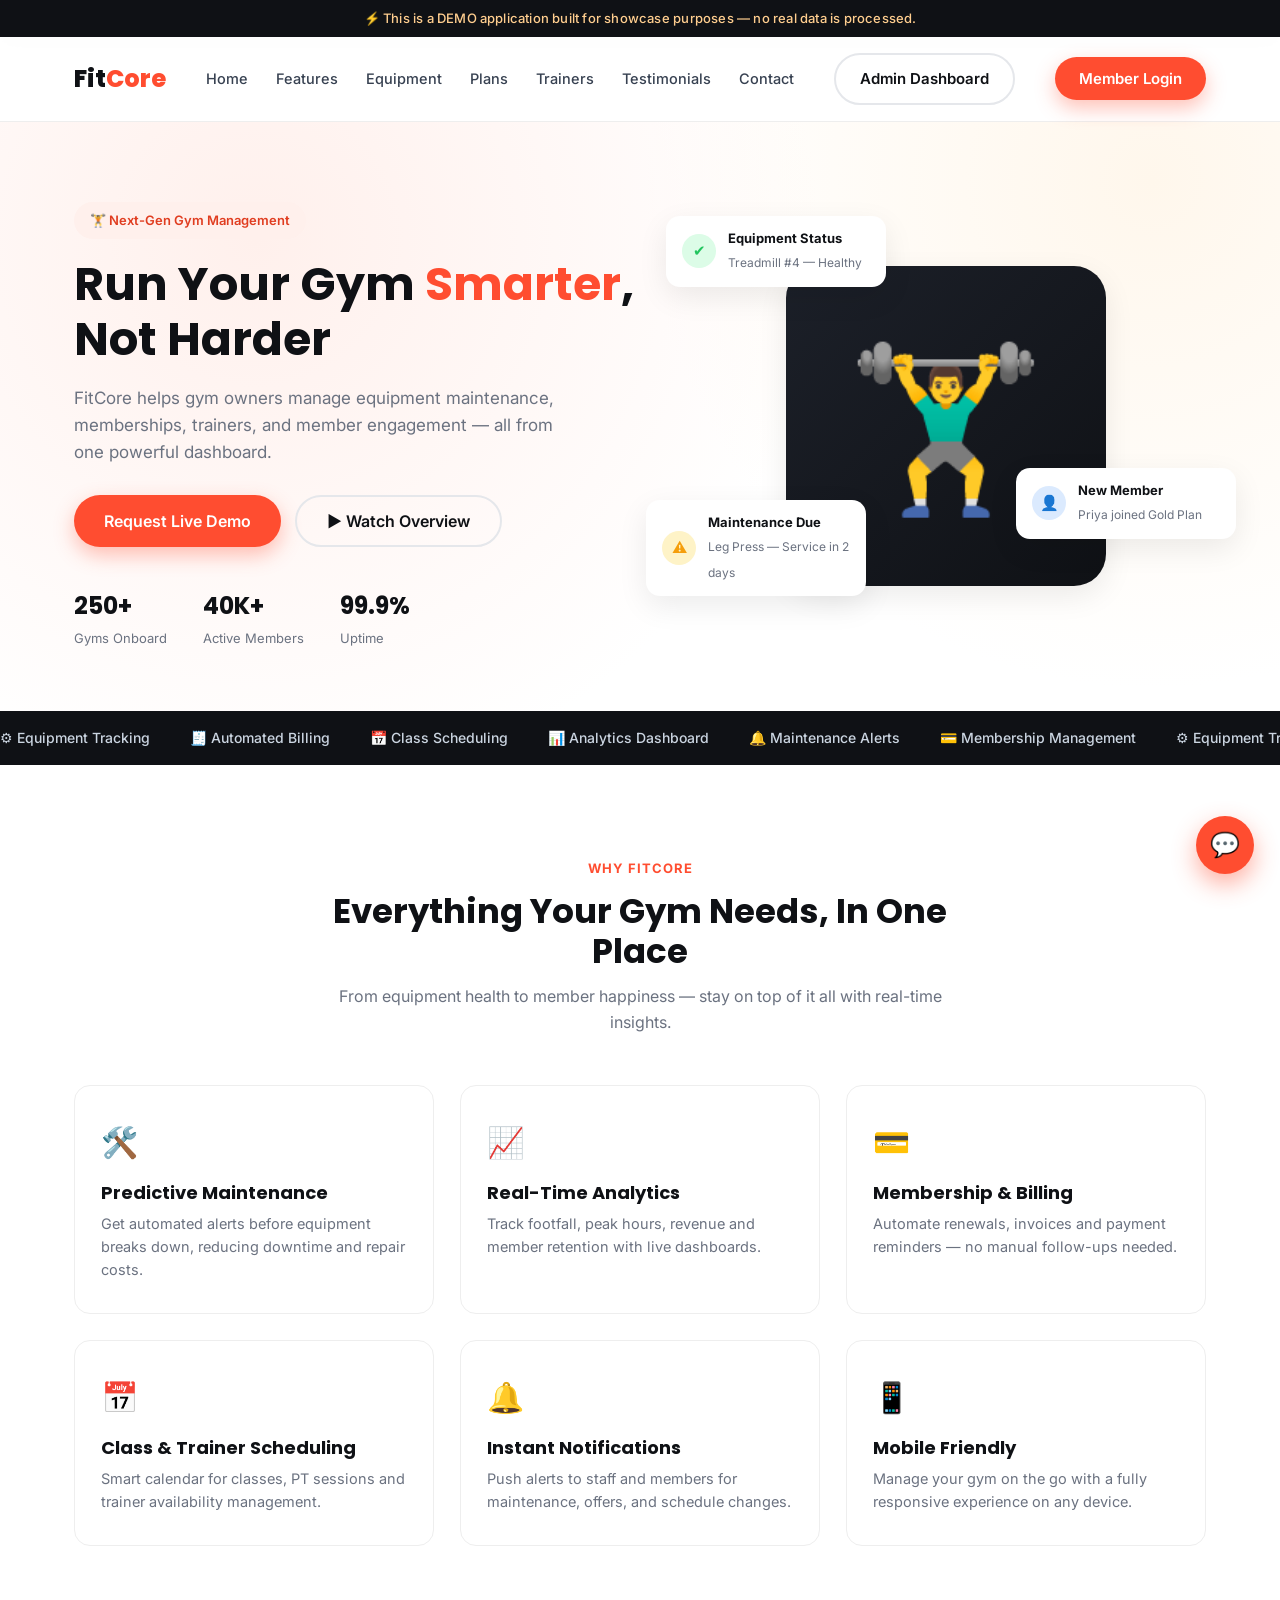
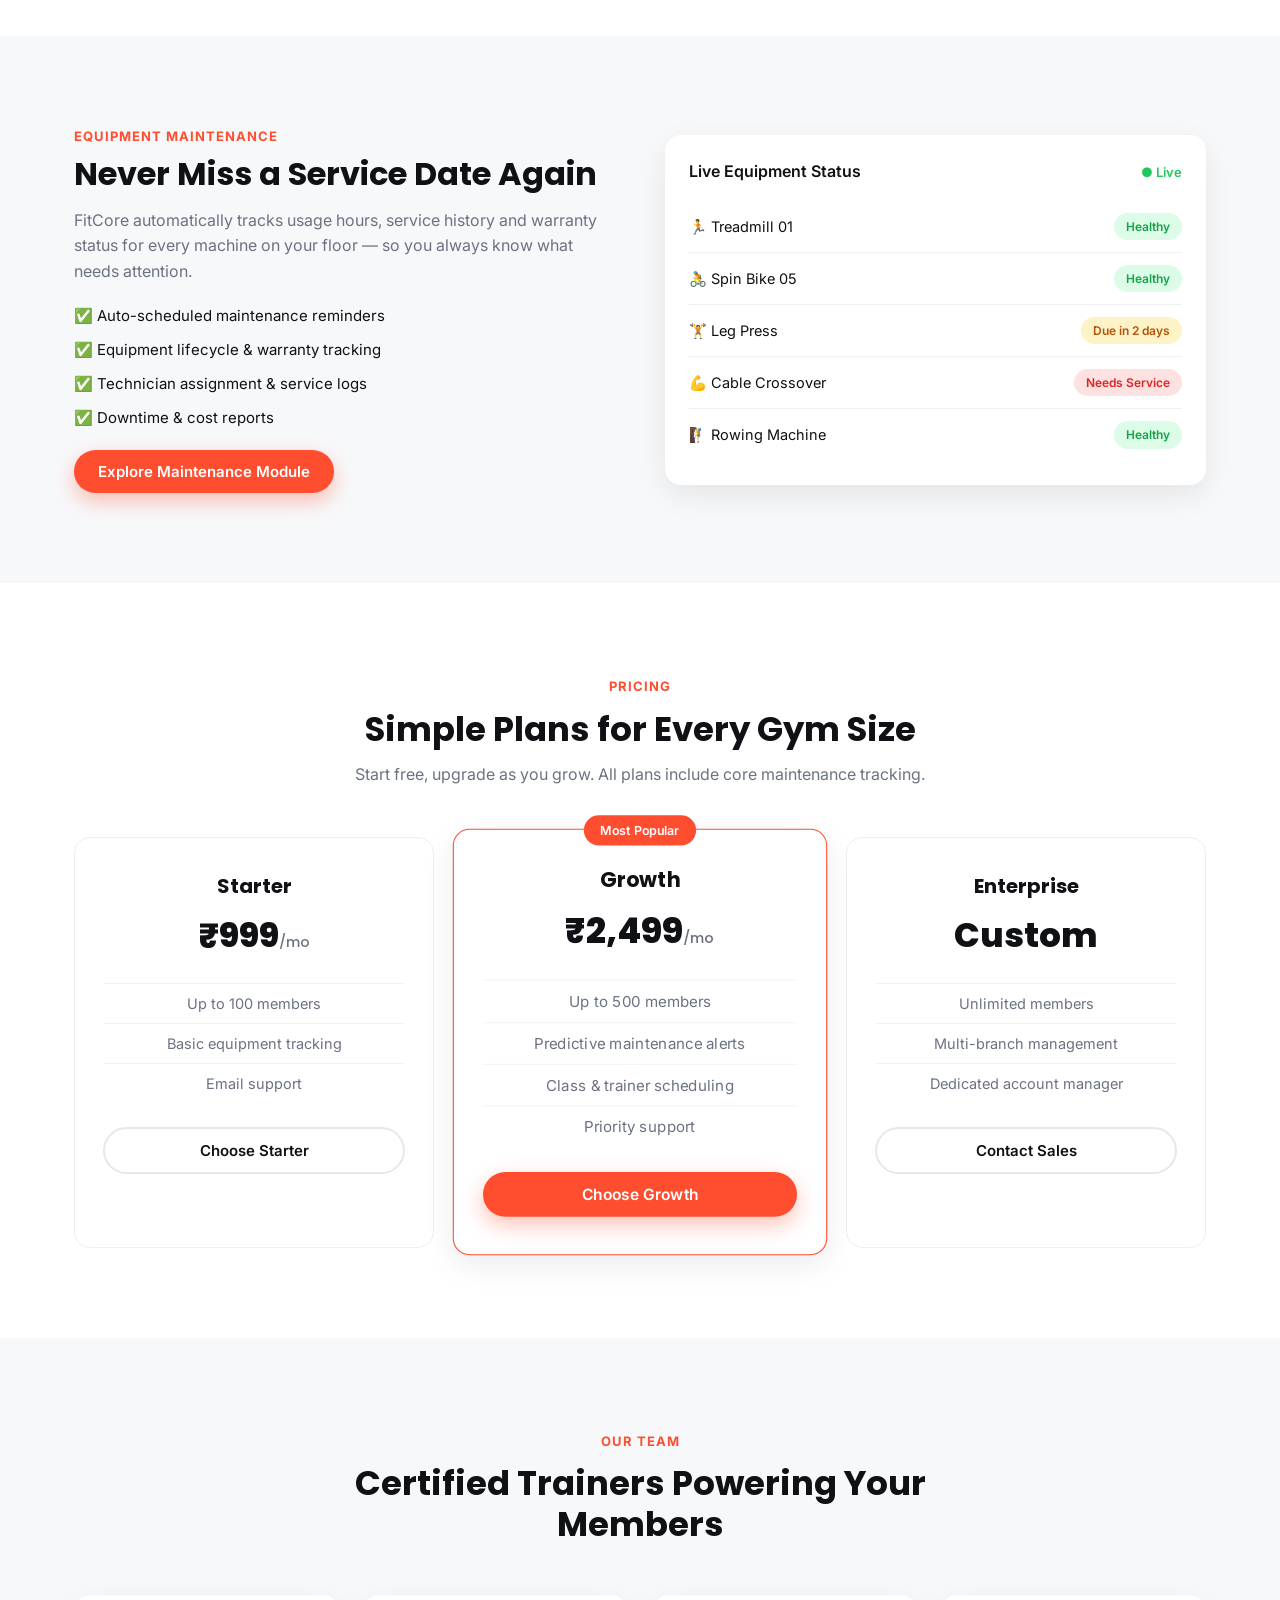
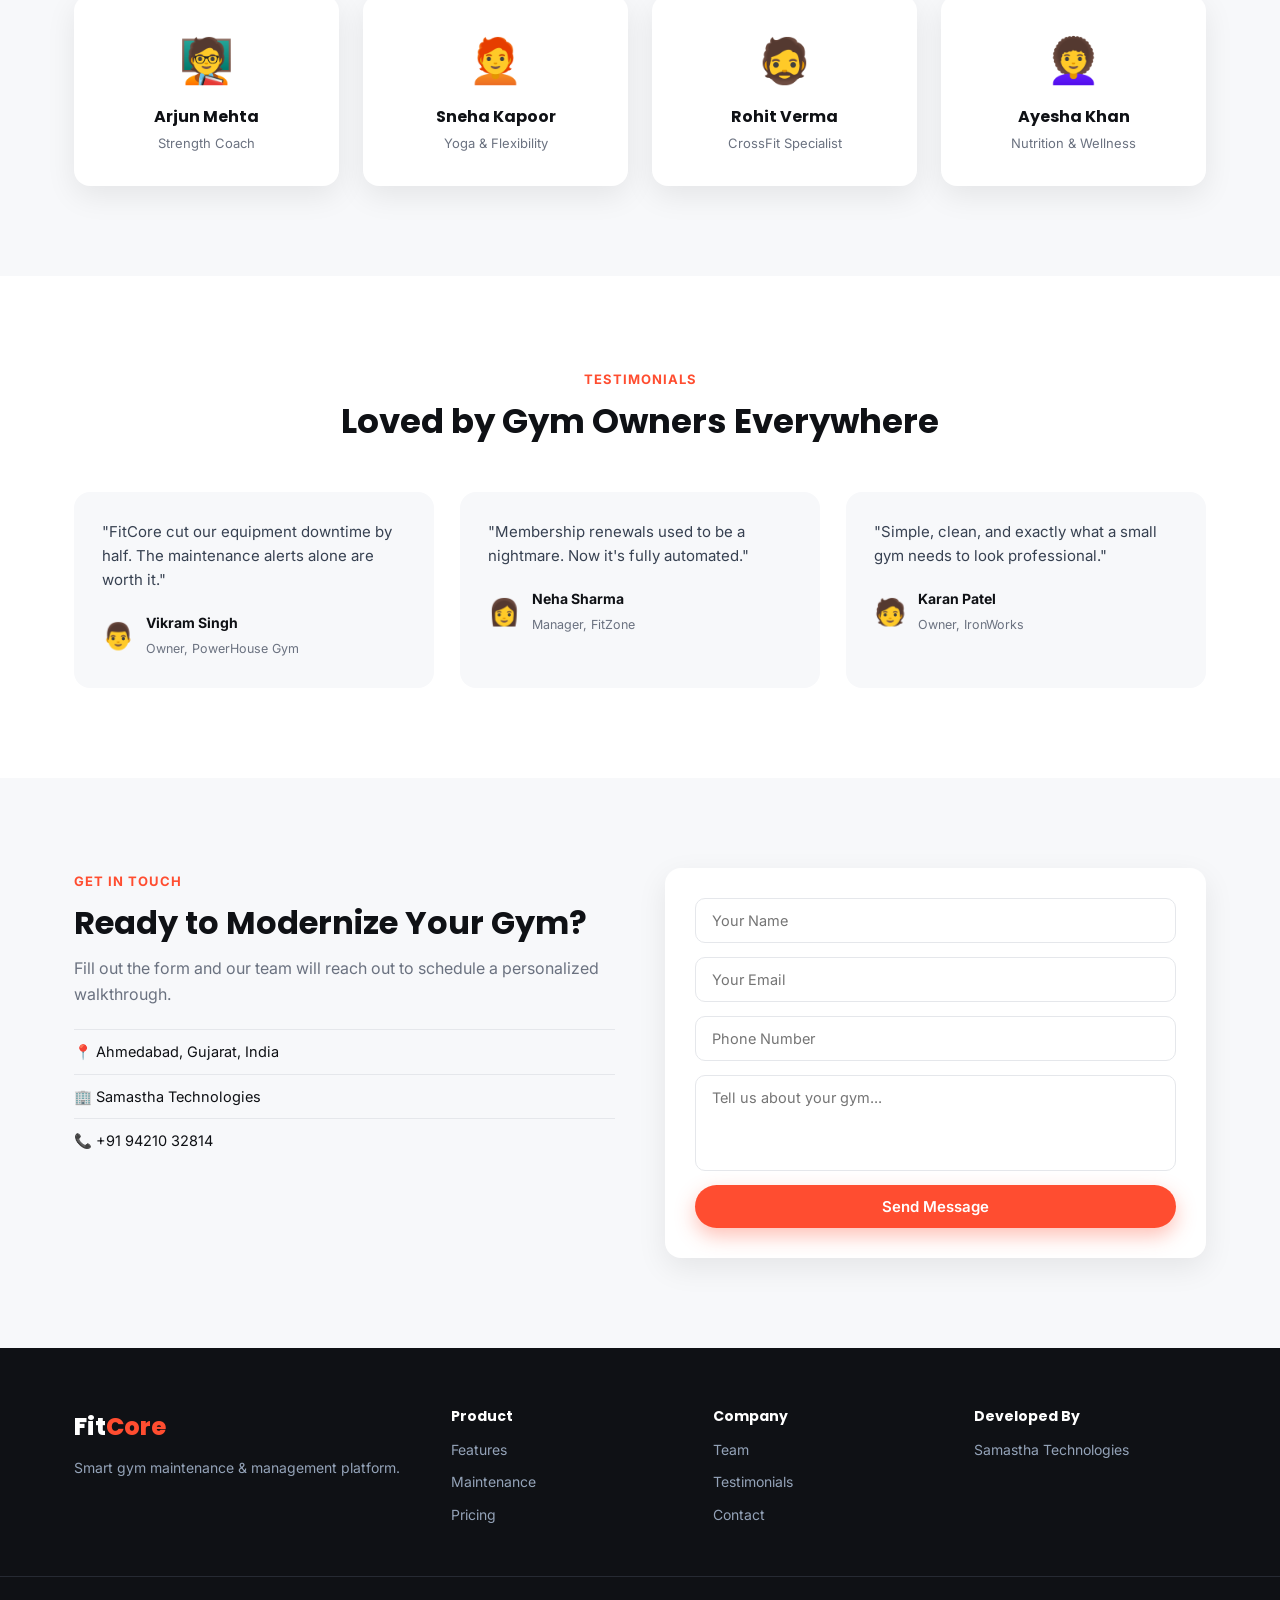
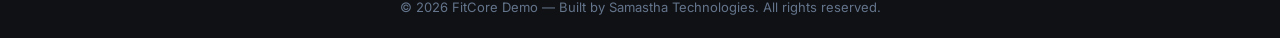
<file: index.html>
<!DOCTYPE html>
<html lang="en">
<head>
<meta charset="UTF-8">
<meta name="viewport" content="width=device-width, initial-scale=1.0">
<title>FitCore Gym Manager | Smart Gym Maintenance & Management</title>
<meta name="description" content="FitCore Gym Manager - Complete gym maintenance, membership, and equipment management platform.">
<link rel="preconnect" href="https://fonts.googleapis.com">
<link href="https://fonts.googleapis.com/css2?family=Poppins:wght@400;500;600;700;800&family=Inter:wght@400;500;600&display=swap" rel="stylesheet">
<link rel="stylesheet" href="css/style.css">
<link rel="icon" href="data:image/svg+xml,<svg xmlns=%22http://www.w3.org/2000/svg%22 viewBox=%220 0 100 100%22><text y=%22.9em%22 font-size=%2290%22>💪</text></svg>">
</head>
<body>

<!-- Demo Banner -->
<div class="demo-banner">
  <span>⚡ This is a DEMO application built for showcase purposes — no real data is processed.</span>
</div>

<!-- Navbar -->
<header class="navbar" id="navbar">
  <div class="container nav-inner">
    <a href="#home" class="logo">Fit<span>Core</span></a>
    <nav class="nav-links" id="navLinks">
      <a href="#home">Home</a>
      <a href="#features">Features</a>
      <a href="#equipment">Equipment</a>
      <a href="#plans">Plans</a>
      <a href="#trainers">Trainers</a>
      <a href="#testimonials">Testimonials</a>
      <a href="#contact">Contact</a>
    </nav>
    <a href="admin.html" class="btn btn-outline nav-cta" id="adminDashBtn">Admin Dashboard</a>
    <button class="btn btn-primary nav-cta" id="loginBtn">Member Login</button>
    <button class="hamburger" id="hamburger" aria-label="Toggle menu">
      <span></span><span></span><span></span>
    </button>
  </div>
</header>

<!-- Hero -->
<section class="hero" id="home">
  <div class="hero-bg"></div>
  <div class="container hero-inner">
    <div class="hero-text">
      <span class="badge">🏋️ Next-Gen Gym Management</span>
      <h1>Run Your Gym <span class="highlight">Smarter</span>, Not Harder</h1>
      <p>FitCore helps gym owners manage equipment maintenance, memberships, trainers, and member engagement — all from one powerful dashboard.</p>
      <div class="hero-actions">
        <button class="btn btn-primary btn-lg" id="requestDemoBtn">Request Live Demo</button>
        <button class="btn btn-outline btn-lg" id="watchVideoBtn">▶ Watch Overview</button>
      </div>
      <div class="hero-stats">
        <div><strong>250+</strong><span>Gyms Onboard</span></div>
        <div><strong>40K+</strong><span>Active Members</span></div>
        <div><strong>99.9%</strong><span>Uptime</span></div>
      </div>
    </div>
    <div class="hero-visual">
      <div class="floating-card card-1">
        <div class="icon-circle green">✔</div>
        <div><strong>Equipment Status</strong><span>Treadmill #4 — Healthy</span></div>
      </div>
      <div class="floating-card card-2">
        <div class="icon-circle orange">⚠</div>
        <div><strong>Maintenance Due</strong><span>Leg Press — Service in 2 days</span></div>
      </div>
      <div class="floating-card card-3">
        <div class="icon-circle blue">👤</div>
        <div><strong>New Member</strong><span>Priya joined Gold Plan</span></div>
      </div>
      <div class="hero-image">🏋️‍♂️</div>
    </div>
  </div>
</section>

<!-- Trusted by -->
<section class="marquee-section">
  <div class="marquee">
    <div class="marquee-track">
      <span>⚙ Equipment Tracking</span><span>🧾 Automated Billing</span><span>📅 Class Scheduling</span>
      <span>📊 Analytics Dashboard</span><span>🔔 Maintenance Alerts</span><span>💳 Membership Management</span>
      <span>⚙ Equipment Tracking</span><span>🧾 Automated Billing</span><span>📅 Class Scheduling</span>
      <span>📊 Analytics Dashboard</span><span>🔔 Maintenance Alerts</span><span>💳 Membership Management</span>
    </div>
  </div>
</section>

<!-- Features -->
<section class="section" id="features">
  <div class="container">
    <div class="section-head">
      <span class="eyebrow">Why FitCore</span>
      <h2>Everything Your Gym Needs, In One Place</h2>
      <p>From equipment health to member happiness — stay on top of it all with real-time insights.</p>
    </div>
    <div class="feature-grid">
      <div class="feature-card">
        <div class="feature-icon">🛠️</div>
        <h3>Predictive Maintenance</h3>
        <p>Get automated alerts before equipment breaks down, reducing downtime and repair costs.</p>
      </div>
      <div class="feature-card">
        <div class="feature-icon">📈</div>
        <h3>Real-Time Analytics</h3>
        <p>Track footfall, peak hours, revenue and member retention with live dashboards.</p>
      </div>
      <div class="feature-card">
        <div class="feature-icon">💳</div>
        <h3>Membership & Billing</h3>
        <p>Automate renewals, invoices and payment reminders — no manual follow-ups needed.</p>
      </div>
      <div class="feature-card">
        <div class="feature-icon">📅</div>
        <h3>Class & Trainer Scheduling</h3>
        <p>Smart calendar for classes, PT sessions and trainer availability management.</p>
      </div>
      <div class="feature-card">
        <div class="feature-icon">🔔</div>
        <h3>Instant Notifications</h3>
        <p>Push alerts to staff and members for maintenance, offers, and schedule changes.</p>
      </div>
      <div class="feature-card">
        <div class="feature-icon">📱</div>
        <h3>Mobile Friendly</h3>
        <p>Manage your gym on the go with a fully responsive experience on any device.</p>
      </div>
    </div>
  </div>
</section>

<!-- Equipment Maintenance Showcase -->
<section class="section alt" id="equipment">
  <div class="container equipment-grid">
    <div class="equipment-text">
      <span class="eyebrow">Equipment Maintenance</span>
      <h2>Never Miss a Service Date Again</h2>
      <p>FitCore automatically tracks usage hours, service history and warranty status for every machine on your floor — so you always know what needs attention.</p>
      <ul class="check-list">
        <li>✅ Auto-scheduled maintenance reminders</li>
        <li>✅ Equipment lifecycle & warranty tracking</li>
        <li>✅ Technician assignment & service logs</li>
        <li>✅ Downtime & cost reports</li>
      </ul>
      <button class="btn btn-primary" id="exploreBtn">Explore Maintenance Module</button>
    </div>
    <div class="equipment-panel">
      <div class="panel-header">
        <span>Live Equipment Status</span>
        <span class="dot-live">● Live</span>
      </div>
      <div class="equip-row">
        <span class="equip-name">🏃 Treadmill 01</span>
        <span class="status-pill ok">Healthy</span>
      </div>
      <div class="equip-row">
        <span class="equip-name">🚴 Spin Bike 05</span>
        <span class="status-pill ok">Healthy</span>
      </div>
      <div class="equip-row">
        <span class="equip-name">🏋️ Leg Press</span>
        <span class="status-pill warn">Due in 2 days</span>
      </div>
      <div class="equip-row">
        <span class="equip-name">💪 Cable Crossover</span>
        <span class="status-pill danger">Needs Service</span>
      </div>
      <div class="equip-row">
        <span class="equip-name">🧗 Rowing Machine</span>
        <span class="status-pill ok">Healthy</span>
      </div>
    </div>
  </div>
</section>

<!-- Plans -->
<section class="section" id="plans">
  <div class="container">
    <div class="section-head">
      <span class="eyebrow">Pricing</span>
      <h2>Simple Plans for Every Gym Size</h2>
      <p>Start free, upgrade as you grow. All plans include core maintenance tracking.</p>
    </div>
    <div class="plans-grid">
      <div class="plan-card">
        <h3>Starter</h3>
        <div class="price">₹999<span>/mo</span></div>
        <ul>
          <li>Up to 100 members</li>
          <li>Basic equipment tracking</li>
          <li>Email support</li>
        </ul>
        <button class="btn btn-outline full">Choose Starter</button>
      </div>
      <div class="plan-card featured">
        <span class="ribbon">Most Popular</span>
        <h3>Growth</h3>
        <div class="price">₹2,499<span>/mo</span></div>
        <ul>
          <li>Up to 500 members</li>
          <li>Predictive maintenance alerts</li>
          <li>Class & trainer scheduling</li>
          <li>Priority support</li>
        </ul>
        <button class="btn btn-primary full">Choose Growth</button>
      </div>
      <div class="plan-card">
        <h3>Enterprise</h3>
        <div class="price">Custom</div>
        <ul>
          <li>Unlimited members</li>
          <li>Multi-branch management</li>
          <li>Dedicated account manager</li>
        </ul>
        <button class="btn btn-outline full">Contact Sales</button>
      </div>
    </div>
  </div>
</section>

<!-- Trainers -->
<section class="section alt" id="trainers">
  <div class="container">
    <div class="section-head">
      <span class="eyebrow">Our Team</span>
      <h2>Certified Trainers Powering Your Members</h2>
    </div>
    <div class="trainers-grid">
      <div class="trainer-card">
        <div class="trainer-avatar">🧑‍🏫</div>
        <h4>Arjun Mehta</h4>
        <span>Strength Coach</span>
      </div>
      <div class="trainer-card">
        <div class="trainer-avatar">🧑‍🦰</div>
        <h4>Sneha Kapoor</h4>
        <span>Yoga & Flexibility</span>
      </div>
      <div class="trainer-card">
        <div class="trainer-avatar">🧔</div>
        <h4>Rohit Verma</h4>
        <span>CrossFit Specialist</span>
      </div>
      <div class="trainer-card">
        <div class="trainer-avatar">👩‍🦱</div>
        <h4>Ayesha Khan</h4>
        <span>Nutrition & Wellness</span>
      </div>
    </div>
  </div>
</section>

<!-- Testimonials -->
<section class="section" id="testimonials">
  <div class="container">
    <div class="section-head">
      <span class="eyebrow">Testimonials</span>
      <h2>Loved by Gym Owners Everywhere</h2>
    </div>
    <div class="testimonial-grid">
      <div class="testimonial-card">
        <p>"FitCore cut our equipment downtime by half. The maintenance alerts alone are worth it."</p>
        <div class="testimonial-user"><span>👨</span><div><strong>Vikram Singh</strong><small>Owner, PowerHouse Gym</small></div></div>
      </div>
      <div class="testimonial-card">
        <p>"Membership renewals used to be a nightmare. Now it's fully automated."</p>
        <div class="testimonial-user"><span>👩</span><div><strong>Neha Sharma</strong><small>Manager, FitZone</small></div></div>
      </div>
      <div class="testimonial-card">
        <p>"Simple, clean, and exactly what a small gym needs to look professional."</p>
        <div class="testimonial-user"><span>🧑</span><div><strong>Karan Patel</strong><small>Owner, IronWorks</small></div></div>
      </div>
    </div>
  </div>
</section>

<!-- Contact -->
<section class="section alt" id="contact">
  <div class="container contact-grid">
    <div>
      <span class="eyebrow">Get In Touch</span>
      <h2>Ready to Modernize Your Gym?</h2>
      <p>Fill out the form and our team will reach out to schedule a personalized walkthrough.</p>
      <div class="contact-info">
        <div>📍 Ahmedabad, Gujarat, India</div>
        <div>🏢 Samastha Technologies</div>
        <div>📞 <a href="tel:+919421032814">+91 94210 32814</a></div>
      </div>
    </div>
    <form class="contact-form" id="contactForm">
      <input type="text" placeholder="Your Name" required>
      <input type="email" placeholder="Your Email" required>
      <input type="tel" placeholder="Phone Number">
      <textarea rows="4" placeholder="Tell us about your gym..."></textarea>
      <button type="submit" class="btn btn-primary full">Send Message</button>
    </form>
  </div>
</section>

<!-- Footer -->
<footer class="footer">
  <div class="container footer-inner">
    <div class="footer-brand">
      <div class="logo">Fit<span>Core</span></div>
      <p>Smart gym maintenance & management platform.</p>
    </div>
    <div class="footer-col">
      <h4>Product</h4>
      <a href="#features">Features</a>
      <a href="#equipment">Maintenance</a>
      <a href="#plans">Pricing</a>
    </div>
    <div class="footer-col">
      <h4>Company</h4>
      <a href="#trainers">Team</a>
      <a href="#testimonials">Testimonials</a>
      <a href="#contact">Contact</a>
    </div>
    <div class="footer-col">
      <h4>Developed By</h4>
      <a href="#" id="footerContactDev">Samastha Technologies</a>
    </div>
  </div>
  <div class="footer-bottom">© 2026 FitCore Demo — Built by Samastha Technologies. All rights reserved.</div>
</footer>

<!-- Floating Chat / Message Button -->
<button class="chat-fab" id="chatFab" aria-label="Message us">💬</button>

<!-- Demo Popup Modal -->
<div class="modal-overlay" id="demoModal">
  <div class="modal-box">
    <button class="modal-close" id="modalClose">✕</button>
    <div class="modal-icon">🚧</div>
    <h3>This is a Demo Application</h3>
    <p>Message communication and live chat features are not active in this demo build. This project is a static preview created to showcase design and features for the client.</p>
    <p class="modal-sub">To activate full functionality (database, real-time chat, authentication) or discuss your project, please contact the developers:</p>
    <div class="modal-contact">
      <div><strong>Samastha Technologies</strong></div>
      <div>📞 <a href="tel:+919421032814">+91 94210 32814</a></div>
    </div>
    <button class="btn btn-primary full" id="modalOkBtn">Got it</button>
  </div>
</div>

<script src="js/script.js"></script>
</body>
</html>
</file>
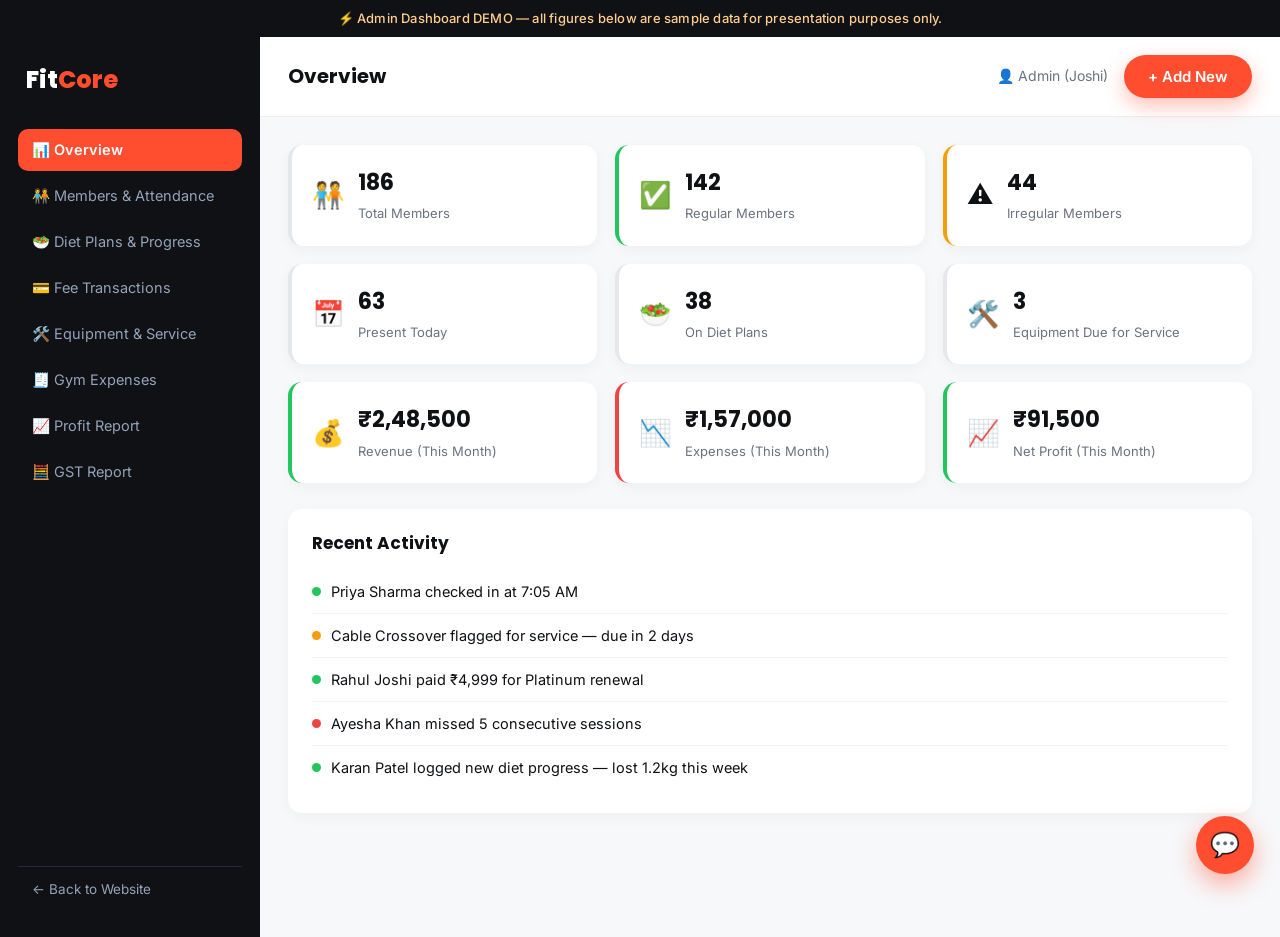
<file: admin.html>
<!DOCTYPE html>
<html lang="en">
<head>
<meta charset="UTF-8">
<meta name="viewport" content="width=device-width, initial-scale=1.0">
<title>Admin Dashboard | FitCore Gym Manager</title>
<link rel="preconnect" href="https://fonts.googleapis.com">
<link href="https://fonts.googleapis.com/css2?family=Poppins:wght@400;500;600;700;800&family=Inter:wght@400;500;600&display=swap" rel="stylesheet">
<link rel="stylesheet" href="css/style.css">
<link rel="stylesheet" href="css/admin.css">
<link rel="icon" href="data:image/svg+xml,<svg xmlns=%22http://www.w3.org/2000/svg%22 viewBox=%220 0 100 100%22><text y=%22.9em%22 font-size=%2290%22>💪</text></svg>">
</head>
<body class="admin-body">

<div class="demo-banner">
  <span>⚡ Admin Dashboard DEMO — all figures below are sample data for presentation purposes only.</span>
</div>

<div class="admin-shell">
  <!-- Sidebar -->
  <aside class="admin-sidebar" id="adminSidebar">
    <a href="index.html" class="logo admin-logo">Fit<span>Core</span></a>
    <nav class="admin-nav">
      <button class="admin-nav-item active" data-tab="overview">📊 Overview</button>
      <button class="admin-nav-item" data-tab="members">🧑‍🤝‍🧑 Members & Attendance</button>
      <button class="admin-nav-item" data-tab="diet">🥗 Diet Plans & Progress</button>
      <button class="admin-nav-item" data-tab="fees">💳 Fee Transactions</button>
      <button class="admin-nav-item" data-tab="equipment">🛠️ Equipment & Service</button>
      <button class="admin-nav-item" data-tab="expenses">🧾 Gym Expenses</button>
      <button class="admin-nav-item" data-tab="profit">📈 Profit Report</button>
      <button class="admin-nav-item" data-tab="gst">🧮 GST Report</button>
    </nav>
    <a href="index.html" class="admin-back">← Back to Website</a>
  </aside>

  <!-- Main -->
  <main class="admin-main">
    <header class="admin-topbar">
      <button class="admin-hamburger" id="adminHamburger">☰</button>
      <h2 id="adminPageTitle">Overview</h2>
      <div class="admin-user">
        <span>👤 Admin (Joshi)</span>
        <button class="btn btn-primary" id="adminAddBtn">+ Add New</button>
      </div>
    </header>

    <!-- ===== Overview ===== -->
    <section class="admin-tab active" id="tab-overview">
      <div class="stat-grid">
        <div class="stat-card"><span class="stat-icon">🧑‍🤝‍🧑</span><div><strong>186</strong><small>Total Members</small></div></div>
        <div class="stat-card good"><span class="stat-icon">✅</span><div><strong>142</strong><small>Regular Members</small></div></div>
        <div class="stat-card warn"><span class="stat-icon">⚠️</span><div><strong>44</strong><small>Irregular Members</small></div></div>
        <div class="stat-card"><span class="stat-icon">📅</span><div><strong>63</strong><small>Present Today</small></div></div>
        <div class="stat-card"><span class="stat-icon">🥗</span><div><strong>38</strong><small>On Diet Plans</small></div></div>
        <div class="stat-card"><span class="stat-icon">🛠️</span><div><strong>3</strong><small>Equipment Due for Service</small></div></div>
        <div class="stat-card good"><span class="stat-icon">💰</span><div><strong>₹2,48,500</strong><small>Revenue (This Month)</small></div></div>
        <div class="stat-card bad"><span class="stat-icon">📉</span><div><strong>₹1,57,000</strong><small>Expenses (This Month)</small></div></div>
        <div class="stat-card good"><span class="stat-icon">📈</span><div><strong>₹91,500</strong><small>Net Profit (This Month)</small></div></div>
      </div>

      <div class="admin-panel">
        <h3>Recent Activity</h3>
        <ul class="activity-list">
          <li><span class="dot ok"></span> Priya Sharma checked in at 7:05 AM</li>
          <li><span class="dot warn"></span> Cable Crossover flagged for service — due in 2 days</li>
          <li><span class="dot ok"></span> Rahul Joshi paid ₹4,999 for Platinum renewal</li>
          <li><span class="dot bad"></span> Ayesha Khan missed 5 consecutive sessions</li>
          <li><span class="dot ok"></span> Karan Patel logged new diet progress — lost 1.2kg this week</li>
        </ul>
      </div>
    </section>

    <!-- ===== Members & Attendance ===== -->
    <section class="admin-tab" id="tab-members">
      <div class="admin-panel">
        <div class="panel-toolbar"><input type="text" placeholder="🔍 Search members..." class="admin-search"></div>
        <div class="table-wrap">
        <table class="admin-table">
          <thead><tr><th>Member</th><th>Plan</th><th>Joined</th><th>Status</th><th>Attendance (This Month)</th><th>Last Check-in</th></tr></thead>
          <tbody>
            <tr><td>Priya Sharma</td><td><span class="tag gold">Gold</span></td><td>10 Nov 2025</td><td><span class="tag-status ok">Regular</span></td><td><div class="bar"><div style="width:92%"></div></div>92%</td><td>21 Sep 2026, 7:05 AM</td></tr>
            <tr><td>Rohit Mehta</td><td><span class="tag gold">Gold</span></td><td>02 Aug 2025</td><td><span class="tag-status ok">Regular</span></td><td><div class="bar"><div style="width:88%"></div></div>88%</td><td>21 Sep 2026, 6:40 AM</td></tr>
            <tr><td>Ayesha Khan</td><td><span class="tag silver">Silver</span></td><td>15 Jan 2026</td><td><span class="tag-status bad">Irregular</span></td><td><div class="bar warn"><div style="width:54%"></div></div>54%</td><td>14 Sep 2026, 5:30 PM</td></tr>
            <tr><td>Karan Patel</td><td><span class="tag platinum">Platinum</span></td><td>20 May 2025</td><td><span class="tag-status ok">Regular</span></td><td><div class="bar"><div style="width:95%"></div></div>95%</td><td>21 Sep 2026, 8:10 AM</td></tr>
            <tr><td>Neha Verma</td><td><span class="tag silver">Silver</span></td><td>01 Feb 2026</td><td><span class="tag-status bad">Irregular</span></td><td><div class="bar warn"><div style="width:40%"></div></div>40%</td><td>10 Sep 2026, 6:00 PM</td></tr>
            <tr><td>Vikram Singh</td><td><span class="tag gold">Gold</span></td><td>05 Dec 2025</td><td><span class="tag-status ok">Regular</span></td><td><div class="bar"><div style="width:80%"></div></div>80%</td><td>20 Sep 2026, 7:45 PM</td></tr>
            <tr><td>Simran Kaur</td><td><span class="tag platinum">Platinum</span></td><td>18 Sep 2025</td><td><span class="tag-status ok">Regular</span></td><td><div class="bar"><div style="width:90%"></div></div>90%</td><td>21 Sep 2026, 6:55 AM</td></tr>
            <tr><td>Aman Gupta</td><td><span class="tag silver">Silver</span></td><td>01 Mar 2026</td><td><span class="tag-status bad">Irregular</span></td><td><div class="bar warn"><div style="width:35%"></div></div>35%</td><td>08 Sep 2026, 7:00 PM</td></tr>
            <tr><td>Divya Nair</td><td><span class="tag gold">Gold</span></td><td>22 Jul 2025</td><td><span class="tag-status ok">Regular</span></td><td><div class="bar"><div style="width:85%"></div></div>85%</td><td>21 Sep 2026, 7:20 AM</td></tr>
            <tr><td>Rahul Joshi</td><td><span class="tag platinum">Platinum</span></td><td>10 Jun 2025</td><td><span class="tag-status ok">Regular</span></td><td><div class="bar"><div style="width:93%"></div></div>93%</td><td>21 Sep 2026, 6:15 AM</td></tr>
          </tbody>
        </table>
        </div>
        <p class="table-note">Showing 10 of 186 members (demo sample)</p>
      </div>
    </section>

    <!-- ===== Diet Plans ===== -->
    <section class="admin-tab" id="tab-diet">
      <div class="admin-panel">
        <div class="table-wrap">
        <table class="admin-table">
          <thead><tr><th>Member</th><th>Plan Type</th><th>Start Weight</th><th>Current Weight</th><th>Target Weight</th><th>Progress</th></tr></thead>
          <tbody>
            <tr><td>Priya Sharma</td><td>Weight Loss</td><td>72 kg</td><td>66.5 kg</td><td>60 kg</td><td><div class="bar"><div style="width:46%"></div></div>46%</td></tr>
            <tr><td>Karan Patel</td><td>Muscle Gain</td><td>68 kg</td><td>73 kg</td><td>78 kg</td><td><div class="bar"><div style="width:50%"></div></div>50%</td></tr>
            <tr><td>Rohit Mehta</td><td>Weight Loss</td><td>90 kg</td><td>84 kg</td><td>75 kg</td><td><div class="bar warn"><div style="width:40%"></div></div>40%</td></tr>
            <tr><td>Simran Kaur</td><td>Keto Diet</td><td>65 kg</td><td>59 kg</td><td>55 kg</td><td><div class="bar"><div style="width:60%"></div></div>60%</td></tr>
            <tr><td>Vikram Singh</td><td>Muscle Gain</td><td>70 kg</td><td>72.5 kg</td><td>80 kg</td><td><div class="bar warn"><div style="width:25%"></div></div>25%</td></tr>
            <tr><td>Divya Nair</td><td>Weight Loss</td><td>78 kg</td><td>70 kg</td><td>65 kg</td><td><div class="bar"><div style="width:62%"></div></div>62%</td></tr>
          </tbody>
        </table>
        </div>
        <p class="table-note">38 members currently on active diet plans (6 shown)</p>
      </div>
    </section>

    <!-- ===== Fee Transactions ===== -->
    <section class="admin-tab" id="tab-fees">
      <div class="admin-panel">
        <div class="table-wrap">
        <table class="admin-table">
          <thead><tr><th>Invoice</th><th>Member</th><th>Plan</th><th>Amount</th><th>Mode</th><th>Date</th><th>Status</th></tr></thead>
          <tbody>
            <tr><td>INV-1042</td><td>Rahul Joshi</td><td>Platinum Renewal</td><td>₹4,999</td><td>UPI</td><td>20 Sep 2026</td><td><span class="tag-status ok">Paid</span></td></tr>
            <tr><td>INV-1041</td><td>Priya Sharma</td><td>Gold Renewal</td><td>₹2,999</td><td>Card</td><td>19 Sep 2026</td><td><span class="tag-status ok">Paid</span></td></tr>
            <tr><td>INV-1040</td><td>Ayesha Khan</td><td>Silver Renewal</td><td>₹1,499</td><td>Cash</td><td>18 Sep 2026</td><td><span class="tag-status warn">Pending</span></td></tr>
            <tr><td>INV-1039</td><td>Karan Patel</td><td>Platinum + PT</td><td>₹7,499</td><td>UPI</td><td>17 Sep 2026</td><td><span class="tag-status ok">Paid</span></td></tr>
            <tr><td>INV-1038</td><td>Neha Verma</td><td>Silver Renewal</td><td>₹1,499</td><td>Cash</td><td>15 Sep 2026</td><td><span class="tag-status bad">Overdue</span></td></tr>
            <tr><td>INV-1037</td><td>Simran Kaur</td><td>Platinum Renewal</td><td>₹4,999</td><td>UPI</td><td>14 Sep 2026</td><td><span class="tag-status ok">Paid</span></td></tr>
            <tr><td>INV-1036</td><td>Vikram Singh</td><td>Gold Renewal</td><td>₹2,999</td><td>Card</td><td>12 Sep 2026</td><td><span class="tag-status ok">Paid</span></td></tr>
            <tr><td>INV-1035</td><td>Aman Gupta</td><td>Silver Renewal</td><td>₹1,499</td><td>Cash</td><td>10 Sep 2026</td><td><span class="tag-status warn">Pending</span></td></tr>
          </tbody>
        </table>
        </div>
        <div class="totals-row">
          <div><small>Total Collected</small><strong>₹2,04,900</strong></div>
          <div><small>Pending</small><strong class="warn-text">₹8,997</strong></div>
          <div><small>Overdue</small><strong class="bad-text">₹1,499</strong></div>
        </div>
      </div>
    </section>

    <!-- ===== Equipment & Service ===== -->
    <section class="admin-tab" id="tab-equipment">
      <div class="admin-panel">
        <div class="table-wrap">
        <table class="admin-table">
          <thead><tr><th>Equipment</th><th>Qty</th><th>Purchase Cost (each)</th><th>Current Value</th><th>Last Service</th><th>Next Service Due</th><th>Status</th></tr></thead>
          <tbody>
            <tr><td>🏃 Treadmill</td><td>4</td><td>₹85,000</td><td>₹58,000</td><td>05 Aug 2026</td><td>05 Nov 2026</td><td><span class="tag-status ok">Healthy</span></td></tr>
            <tr><td>🚴 Spin Bike</td><td>6</td><td>₹32,000</td><td>₹24,000</td><td>10 Aug 2026</td><td>10 Nov 2026</td><td><span class="tag-status ok">Healthy</span></td></tr>
            <tr><td>🏋️ Leg Press</td><td>2</td><td>₹65,000</td><td>₹41,000</td><td>01 Jul 2026</td><td>23 Sep 2026</td><td><span class="tag-status warn">Due Soon</span></td></tr>
            <tr><td>💪 Cable Crossover</td><td>1</td><td>₹78,000</td><td>₹50,000</td><td>15 May 2026</td><td>18 Sep 2026</td><td><span class="tag-status bad">Overdue</span></td></tr>
            <tr><td>🧗 Rowing Machine</td><td>3</td><td>₹54,000</td><td>₹38,000</td><td>28 Aug 2026</td><td>28 Nov 2026</td><td><span class="tag-status ok">Healthy</span></td></tr>
            <tr><td>🏗️ Multi-Station</td><td>1</td><td>₹1,20,000</td><td>₹95,000</td><td>02 Sep 2026</td><td>02 Dec 2026</td><td><span class="tag-status ok">Healthy</span></td></tr>
            <tr><td>🔩 Dumbbell Set (5-50kg)</td><td>1 set</td><td>₹45,000</td><td>₹38,000</td><td>—</td><td>—</td><td><span class="tag-status ok">Healthy</span></td></tr>
          </tbody>
        </table>
        </div>
        <p class="table-note">Total equipment asset value (current): <strong>₹3,44,000</strong> · 3 items due for service in the next 30 days</p>
      </div>
    </section>

    <!-- ===== Expenses ===== -->
    <section class="admin-tab" id="tab-expenses">
      <div class="admin-panel">
        <div class="table-wrap">
        <table class="admin-table">
          <thead><tr><th>Category</th><th>Description</th><th>Date</th><th>Amount</th></tr></thead>
          <tbody>
            <tr><td>🏢 Rent</td><td>Monthly premises rent</td><td>01 Sep 2026</td><td>₹45,000</td></tr>
            <tr><td>💡 Electricity</td><td>Power bill</td><td>03 Sep 2026</td><td>₹12,500</td></tr>
            <tr><td>👥 Staff Salary</td><td>Trainers & front desk (4 staff)</td><td>05 Sep 2026</td><td>₹85,000</td></tr>
            <tr><td>🛠️ Equipment Maintenance</td><td>Leg press & cable crossover servicing</td><td>18 Sep 2026</td><td>₹8,000</td></tr>
            <tr><td>💧 Water</td><td>Water supply</td><td>03 Sep 2026</td><td>₹2,000</td></tr>
            <tr><td>🌐 Internet</td><td>Broadband + CCTV cloud</td><td>04 Sep 2026</td><td>₹1,500</td></tr>
            <tr><td>🧴 Supplies</td><td>Cleaning, towels, sanitizer</td><td>10 Sep 2026</td><td>₹3,000</td></tr>
          </tbody>
        </table>
        </div>
        <div class="totals-row">
          <div><small>Total Expenses (Sep 2026)</small><strong class="bad-text">₹1,57,000</strong></div>
        </div>
      </div>
    </section>

    <!-- ===== Profit Report ===== -->
    <section class="admin-tab" id="tab-profit">
      <div class="admin-panel">
        <div class="table-wrap">
        <table class="admin-table">
          <thead><tr><th>Month</th><th>Revenue</th><th>Expenses</th><th>Net Profit</th><th>Margin</th></tr></thead>
          <tbody>
            <tr><td>Apr 2026</td><td>₹2,10,000</td><td>₹1,48,000</td><td class="good-text">₹62,000</td><td>29.5%</td></tr>
            <tr><td>May 2026</td><td>₹2,25,500</td><td>₹1,51,200</td><td class="good-text">₹74,300</td><td>32.9%</td></tr>
            <tr><td>Jun 2026</td><td>₹2,18,000</td><td>₹1,49,800</td><td class="good-text">₹68,200</td><td>31.3%</td></tr>
            <tr><td>Jul 2026</td><td>₹2,32,400</td><td>₹1,53,000</td><td class="good-text">₹79,400</td><td>34.2%</td></tr>
            <tr><td>Aug 2026</td><td>₹2,41,000</td><td>₹1,55,500</td><td class="good-text">₹85,500</td><td>35.5%</td></tr>
            <tr><td>Sep 2026</td><td>₹2,48,500</td><td>₹1,57,000</td><td class="good-text">₹91,500</td><td>36.8%</td></tr>
          </tbody>
          <tfoot>
            <tr><td>6-Month Total</td><td>₹13,75,400</td><td>₹9,14,500</td><td class="good-text">₹4,60,900</td><td>33.5% avg</td></tr>
          </tfoot>
        </table>
        </div>
      </div>
    </section>

    <!-- ===== GST Report ===== -->
    <section class="admin-tab" id="tab-gst">
      <div class="admin-panel">
        <div class="table-wrap">
        <table class="admin-table">
          <thead><tr><th>Month</th><th>Taxable Value</th><th>CGST (9%)</th><th>SGST (9%)</th><th>Total GST</th><th>Total Invoiced</th></tr></thead>
          <tbody>
            <tr><td>Apr 2026</td><td>₹1,77,966</td><td>₹16,017</td><td>₹16,017</td><td>₹32,034</td><td>₹2,10,000</td></tr>
            <tr><td>May 2026</td><td>₹1,91,102</td><td>₹17,199</td><td>₹17,199</td><td>₹34,398</td><td>₹2,25,500</td></tr>
            <tr><td>Jun 2026</td><td>₹1,84,746</td><td>₹16,627</td><td>₹16,627</td><td>₹33,254</td><td>₹2,18,000</td></tr>
            <tr><td>Jul 2026</td><td>₹1,96,949</td><td>₹17,725</td><td>₹17,725</td><td>₹35,450</td><td>₹2,32,400</td></tr>
            <tr><td>Aug 2026</td><td>₹2,04,237</td><td>₹18,381</td><td>₹18,381</td><td>₹36,763</td><td>₹2,41,000</td></tr>
            <tr><td>Sep 2026</td><td>₹2,10,593</td><td>₹18,953</td><td>₹18,953</td><td>₹37,907</td><td>₹2,48,500</td></tr>
          </tbody>
          <tfoot>
            <tr><td>6-Month Total</td><td>₹11,65,593</td><td>₹1,04,902</td><td>₹1,04,902</td><td>₹2,09,806</td><td>₹13,75,400</td></tr>
          </tfoot>
        </table>
        </div>
        <p class="table-note">GST calculated at 18% (9% CGST + 9% SGST) on membership & PT services, inclusive method. GSTIN: 24DEMO0000X1Z5 (sample, for demo only)</p>
      </div>
    </section>

  </main>
</div>

<!-- Demo Popup Modal -->
<div class="modal-overlay" id="demoModal">
  <div class="modal-box">
    <button class="modal-close" id="modalClose">✕</button>
    <div class="modal-icon">🚧</div>
    <h3>This is a Demo Application</h3>
    <p>Add / edit / export actions are disabled in this static demo. All figures shown are sample data for presentation purposes only.</p>
    <p class="modal-sub">To activate full functionality (live database, real-time updates, GST filing integration) or discuss your project, please contact the developers:</p>
    <div class="modal-contact">
      <div><strong>Samastha Technologies</strong></div>
      <div>📞 <a href="tel:+919421032814">+91 94210 32814</a></div>
    </div>
    <button class="btn btn-primary full" id="modalOkBtn">Got it</button>
  </div>
</div>

<button class="chat-fab" id="chatFab" aria-label="Message us">💬</button>

<script src="js/script.js"></script>
<script src="js/admin.js"></script>
</body>
</html>
</file>
<file: css/style.css>
/* ===== Reset & Base ===== */
* { margin: 0; padding: 0; box-sizing: border-box; }
:root {
  --primary: #ff4d30;
  --primary-dark: #e03d20;
  --dark: #0f1115;
  --dark-2: #171a21;
  --gray: #6b7280;
  --light-bg: #f7f8fa;
  --green: #22c55e;
  --orange: #f59e0b;
  --blue: #3b82f6;
  --red: #ef4444;
  --radius: 16px;
  --shadow: 0 10px 30px rgba(0,0,0,0.08);
}
html { scroll-behavior: smooth; }
body {
  font-family: 'Inter', sans-serif;
  color: var(--dark);
  background: #fff;
  line-height: 1.6;
  overflow-x: hidden;
}
h1, h2, h3, h4 { font-family: 'Poppins', sans-serif; font-weight: 700; line-height: 1.2; }
a { text-decoration: none; color: inherit; }
ul { list-style: none; }
.container { max-width: 1180px; margin: 0 auto; padding: 0 24px; }

/* ===== Buttons ===== */
.btn {
  display: inline-flex;
  align-items: center;
  justify-content: center;
  gap: 8px;
  padding: 12px 24px;
  border-radius: 50px;
  font-weight: 600;
  font-size: 15px;
  border: none;
  cursor: pointer;
  transition: all 0.25s ease;
  font-family: 'Inter', sans-serif;
}
.btn-primary { background: var(--primary); color: #fff; box-shadow: 0 8px 20px rgba(255,77,48,0.35); }
.btn-primary:hover { background: var(--primary-dark); transform: translateY(-2px); }
.btn-outline { background: transparent; border: 2px solid #e5e7eb; color: var(--dark); }
.btn-outline:hover { border-color: var(--primary); color: var(--primary); }
.btn-lg { padding: 14px 30px; font-size: 16px; }
.full { width: 100%; }

/* ===== Demo Banner ===== */
.demo-banner {
  background: var(--dark);
  color: #ffce8f;
  text-align: center;
  font-size: 13px;
  padding: 8px 12px;
  font-weight: 500;
  letter-spacing: 0.2px;
}

/* ===== Navbar ===== */
.navbar {
  position: sticky;
  top: 0;
  z-index: 100;
  background: rgba(255,255,255,0.85);
  backdrop-filter: blur(10px);
  border-bottom: 1px solid #eee;
}
.nav-inner { display: flex; align-items: center; justify-content: space-between; padding: 16px 24px; }
.logo { font-family: 'Poppins', sans-serif; font-weight: 800; font-size: 24px; color: var(--dark); }
.logo span { color: var(--primary); }
.nav-links { display: flex; gap: 28px; }
.nav-links a { font-weight: 500; font-size: 14.5px; color: #374151; transition: color 0.2s; }
.nav-links a:hover { color: var(--primary); }
.nav-cta { white-space: nowrap; }
.hamburger { display: none; flex-direction: column; gap: 5px; background: none; border: none; cursor: pointer; }
.hamburger span { width: 24px; height: 2px; background: var(--dark); }

/* ===== Hero ===== */
.hero { position: relative; padding: 80px 0 60px; overflow: hidden; }
.hero-bg {
  position: absolute; inset: 0;
  background: radial-gradient(circle at 20% 20%, #fff0ec 0%, transparent 50%),
              radial-gradient(circle at 90% 10%, #fff7ec 0%, transparent 40%);
  z-index: -1;
}
.hero-inner { display: grid; grid-template-columns: 1.1fr 1fr; gap: 40px; align-items: center; }
.badge {
  display: inline-block; background: #fff0ec; color: var(--primary-dark);
  padding: 8px 16px; border-radius: 50px; font-size: 13px; font-weight: 600; margin-bottom: 18px;
}
.hero-text h1 { font-size: 46px; margin-bottom: 18px; }
.highlight { color: var(--primary); }
.hero-text > p { color: var(--gray); font-size: 17px; margin-bottom: 28px; max-width: 480px; }
.hero-actions { display: flex; gap: 14px; margin-bottom: 40px; flex-wrap: wrap; }
.hero-stats { display: flex; gap: 36px; }
.hero-stats strong { display: block; font-size: 24px; font-family: 'Poppins', sans-serif; }
.hero-stats span { font-size: 13px; color: var(--gray); }

.hero-visual { position: relative; height: 420px; display: flex; align-items: center; justify-content: center; }
.hero-image {
  font-size: 160px; background: linear-gradient(135deg,#1c2029,#0f1115);
  width: 320px; height: 320px; border-radius: 32px; display: flex; align-items: center; justify-content: center;
  box-shadow: var(--shadow);
}
.floating-card {
  position: absolute; background: #fff; border-radius: 14px; box-shadow: var(--shadow);
  padding: 12px 16px; display: flex; align-items: center; gap: 12px; width: 220px; animation: float 4s ease-in-out infinite;
}
.floating-card strong { display: block; font-size: 13px; }
.floating-card span { font-size: 12px; color: var(--gray); }
.card-1 { top: 0; left: -20px; animation-delay: 0s; }
.card-2 { bottom: 40px; left: -40px; animation-delay: 1s; }
.card-3 { top: 60%; right: -30px; animation-delay: 2s; }
@keyframes float { 0%,100% { transform: translateY(0); } 50% { transform: translateY(-12px); } }
.icon-circle { width: 34px; height: 34px; border-radius: 50%; display: flex; align-items: center; justify-content: center; font-size: 15px; flex-shrink: 0; }
.icon-circle.green { background: #dcfce7; color: var(--green); }
.icon-circle.orange { background: #fef3c7; color: var(--orange); }
.icon-circle.blue { background: #dbeafe; color: var(--blue); }

/* ===== Marquee ===== */
.marquee-section { background: var(--dark); padding: 16px 0; overflow: hidden; }
.marquee-track { display: flex; gap: 40px; white-space: nowrap; animation: scroll 22s linear infinite; width: max-content; }
.marquee-track span { color: #cbd5e1; font-size: 14px; font-weight: 500; }
@keyframes scroll { from { transform: translateX(0); } to { transform: translateX(-50%); } }

/* ===== Sections ===== */
.section { padding: 90px 0; }
.section.alt { background: var(--light-bg); }
.section-head { text-align: center; max-width: 620px; margin: 0 auto 50px; }
.eyebrow { color: var(--primary); font-weight: 700; font-size: 13px; letter-spacing: 1px; text-transform: uppercase; }
.section-head h2 { font-size: 34px; margin: 10px 0 12px; }
.section-head p { color: var(--gray); }

/* ===== Features ===== */
.feature-grid { display: grid; grid-template-columns: repeat(3, 1fr); gap: 26px; }
.feature-card {
  background: #fff; border: 1px solid #eee; border-radius: var(--radius); padding: 32px 26px;
  transition: transform 0.25s, box-shadow 0.25s;
}
.feature-card:hover { transform: translateY(-6px); box-shadow: var(--shadow); border-color: transparent; }
.feature-icon { font-size: 30px; margin-bottom: 16px; }
.feature-card h3 { font-size: 18px; margin-bottom: 8px; }
.feature-card p { color: var(--gray); font-size: 14.5px; }

/* ===== Equipment ===== */
.equipment-grid { display: grid; grid-template-columns: 1fr 1fr; gap: 50px; align-items: center; }
.equipment-text .eyebrow { display: block; margin-bottom: 8px; }
.equipment-text h2 { font-size: 32px; margin-bottom: 14px; }
.equipment-text > p { color: var(--gray); margin-bottom: 20px; }
.check-list li { margin-bottom: 10px; font-size: 15px; }
.equipment-text .btn { margin-top: 10px; }

.equipment-panel { background: #fff; border-radius: var(--radius); box-shadow: var(--shadow); padding: 24px; }
.panel-header { display: flex; justify-content: space-between; align-items: center; margin-bottom: 16px; font-weight: 600; }
.dot-live { color: var(--green); font-size: 13px; }
.equip-row {
  display: flex; justify-content: space-between; align-items: center;
  padding: 12px 0; border-bottom: 1px solid #f0f0f0; font-size: 14.5px;
}
.equip-row:last-child { border-bottom: none; }
.status-pill { padding: 4px 12px; border-radius: 50px; font-size: 12px; font-weight: 600; }
.status-pill.ok { background: #dcfce7; color: #16a34a; }
.status-pill.warn { background: #fef3c7; color: #b45309; }
.status-pill.danger { background: #fee2e2; color: #dc2626; }

/* ===== Plans ===== */
.plans-grid { display: grid; grid-template-columns: repeat(3, 1fr); gap: 26px; }
.plan-card {
  background: #fff; border: 1px solid #eee; border-radius: var(--radius); padding: 36px 28px;
  text-align: center; position: relative; transition: transform .25s;
}
.plan-card:hover { transform: translateY(-6px); }
.plan-card.featured { border-color: var(--primary); box-shadow: var(--shadow); transform: scale(1.04); }
.ribbon {
  position: absolute; top: -14px; left: 50%; transform: translateX(-50%);
  background: var(--primary); color: #fff; font-size: 12px; padding: 5px 16px; border-radius: 50px; font-weight: 600;
}
.plan-card h3 { font-size: 20px; margin-bottom: 10px; }
.price { font-size: 34px; font-weight: 800; font-family: 'Poppins', sans-serif; margin-bottom: 20px; }
.price span { font-size: 14px; color: var(--gray); font-weight: 500; }
.plan-card ul { margin-bottom: 24px; }
.plan-card li { padding: 8px 0; color: var(--gray); font-size: 14.5px; border-top: 1px solid #f3f3f3; }

/* ===== Trainers ===== */
.trainers-grid { display: grid; grid-template-columns: repeat(4, 1fr); gap: 24px; }
.trainer-card { background: #fff; border-radius: var(--radius); padding: 30px 20px; text-align: center; box-shadow: var(--shadow); }
.trainer-avatar { font-size: 44px; margin-bottom: 12px; }
.trainer-card h4 { font-size: 16px; margin-bottom: 4px; }
.trainer-card span { color: var(--gray); font-size: 13px; }

/* ===== Testimonials ===== */
.testimonial-grid { display: grid; grid-template-columns: repeat(3, 1fr); gap: 26px; }
.testimonial-card { background: var(--light-bg); border-radius: var(--radius); padding: 28px; }
.testimonial-card p { font-size: 15px; color: #374151; margin-bottom: 20px; }
.testimonial-user { display: flex; align-items: center; gap: 12px; }
.testimonial-user span { font-size: 26px; }
.testimonial-user strong { display: block; font-size: 14px; }
.testimonial-user small { color: var(--gray); font-size: 12.5px; }

/* ===== Contact ===== */
.contact-grid { display: grid; grid-template-columns: 1fr 1fr; gap: 50px; align-items: start; }
.contact-grid h2 { font-size: 32px; margin: 10px 0 14px; }
.contact-grid > div > p { color: var(--gray); margin-bottom: 22px; }
.contact-info div { padding: 10px 0; font-size: 14.5px; border-top: 1px solid #e5e7eb; }
.contact-form { background: #fff; border-radius: var(--radius); box-shadow: var(--shadow); padding: 30px; display: flex; flex-direction: column; gap: 14px; }
.contact-form input, .contact-form textarea {
  padding: 13px 16px; border: 1px solid #e5e7eb; border-radius: 10px; font-family: inherit; font-size: 14.5px; outline: none; resize: none;
}
.contact-form input:focus, .contact-form textarea:focus { border-color: var(--primary); }

/* ===== Footer ===== */
.footer { background: var(--dark); color: #cbd5e1; padding: 60px 0 0; }
.footer-inner { display: grid; grid-template-columns: 1.5fr 1fr 1fr 1fr; gap: 30px; padding-bottom: 40px; }
.footer-brand .logo { color: #fff; margin-bottom: 10px; }
.footer-brand p { color: #94a3b8; font-size: 14px; }
.footer-col h4 { color: #fff; font-size: 14px; margin-bottom: 14px; }
.footer-col a { display: block; color: #94a3b8; font-size: 14px; margin-bottom: 10px; transition: color .2s; }
.footer-col a:hover { color: var(--primary); }
.footer-bottom { border-top: 1px solid #262a33; text-align: center; padding: 20px; font-size: 13px; color: #64748b; }

/* ===== Chat FAB ===== */
.chat-fab {
  position: fixed; bottom: 26px; right: 26px; width: 58px; height: 58px; border-radius: 50%;
  background: var(--primary); color: #fff; border: none; font-size: 24px; cursor: pointer;
  box-shadow: 0 10px 25px rgba(255,77,48,0.45); z-index: 200; transition: transform .2s;
}
.chat-fab:hover { transform: scale(1.08); }

/* ===== Modal ===== */
.modal-overlay {
  position: fixed; inset: 0; background: rgba(15,17,21,0.6); display: none;
  align-items: center; justify-content: center; z-index: 999; padding: 20px;
}
.modal-overlay.active { display: flex; }
.modal-box {
  background: #fff; border-radius: 20px; padding: 36px 32px; max-width: 420px; width: 100%;
  text-align: center; position: relative; animation: pop .25s ease;
}
@keyframes pop { from { transform: scale(0.9); opacity: 0; } to { transform: scale(1); opacity: 1; } }
.modal-close {
  position: absolute; top: 14px; right: 16px; background: none; border: none; font-size: 18px; cursor: pointer; color: var(--gray);
}
.modal-icon { font-size: 42px; margin-bottom: 10px; }
.modal-box h3 { font-size: 21px; margin-bottom: 12px; }
.modal-box p { color: var(--gray); font-size: 14.5px; margin-bottom: 12px; }
.modal-sub { font-size: 13.5px; }
.modal-contact { background: var(--light-bg); border-radius: 12px; padding: 16px; margin: 16px 0 20px; font-size: 14px; text-align: left; }
.modal-contact div { padding: 3px 0; }
.modal-contact a { color: var(--primary); font-weight: 600; }

/* ===== Responsive ===== */
@media (max-width: 960px) {
  .hero-inner, .equipment-grid, .contact-grid { grid-template-columns: 1fr; }
  .feature-grid, .plans-grid, .testimonial-grid { grid-template-columns: repeat(2, 1fr); }
  .trainers-grid { grid-template-columns: repeat(2, 1fr); }
  .footer-inner { grid-template-columns: 1fr 1fr; }
  .hero-visual { height: 320px; margin-top: 30px; }
  .hero-image { width: 220px; height: 220px; font-size: 100px; }
}
@media (max-width: 720px) {
  .nav-links, .nav-cta { display: none; }
  .hamburger { display: flex; }
  .navbar.mobile-open .nav-links {
    display: flex; flex-direction: column; position: absolute; top: 100%; left: 0; right: 0;
    background: #fff; padding: 20px 24px; gap: 16px; border-bottom: 1px solid #eee;
  }
  .hero-text h1 { font-size: 32px; }
  .feature-grid, .plans-grid, .testimonial-grid, .trainers-grid { grid-template-columns: 1fr; }
  .footer-inner { grid-template-columns: 1fr; }
  .plan-card.featured { transform: none; }
}
</file>
<file: css/admin.css>
.admin-body { background: var(--light-bg); }

.admin-shell { display: flex; min-height: 100vh; }

/* Sidebar */
.admin-sidebar {
  width: 260px; background: var(--dark); color: #cbd5e1; flex-shrink: 0;
  display: flex; flex-direction: column; padding: 24px 18px; position: sticky; top: 0; height: 100vh;
}
.admin-logo { color: #fff; margin-bottom: 30px; padding: 0 8px; }
.admin-nav { display: flex; flex-direction: column; gap: 4px; flex: 1; }
.admin-nav-item {
  background: none; border: none; text-align: left; color: #94a3b8; padding: 12px 14px;
  border-radius: 10px; font-size: 14.5px; font-family: 'Inter', sans-serif; cursor: pointer; transition: all .2s;
}
.admin-nav-item:hover { background: rgba(255,255,255,0.06); color: #fff; }
.admin-nav-item.active { background: var(--primary); color: #fff; font-weight: 600; }
.admin-back { color: #94a3b8; font-size: 13.5px; padding: 12px 14px; border-top: 1px solid #262a33; margin-top: 12px; }
.admin-back:hover { color: #fff; }

/* Main */
.admin-main { flex: 1; min-width: 0; }
.admin-topbar {
  display: flex; align-items: center; justify-content: space-between; gap: 16px;
  background: #fff; padding: 18px 28px; border-bottom: 1px solid #eee; position: sticky; top: 0; z-index: 10;
}
.admin-topbar h2 { font-size: 20px; }
.admin-hamburger { display: none; background: none; border: none; font-size: 22px; cursor: pointer; }
.admin-user { display: flex; align-items: center; gap: 16px; font-size: 14px; color: var(--gray); }

.admin-tab { display: none; padding: 28px; }
.admin-tab.active { display: block; }

/* Stat cards */
.stat-grid { display: grid; grid-template-columns: repeat(3, 1fr); gap: 18px; margin-bottom: 26px; }
.stat-card {
  background: #fff; border-radius: 14px; padding: 20px; display: flex; align-items: center; gap: 14px;
  box-shadow: 0 4px 14px rgba(0,0,0,0.04); border-left: 4px solid #e5e7eb;
}
.stat-card.good { border-left-color: var(--green); }
.stat-card.warn { border-left-color: var(--orange); }
.stat-card.bad { border-left-color: var(--red); }
.stat-icon { font-size: 26px; }
.stat-card strong { display: block; font-size: 22px; font-family: 'Poppins', sans-serif; }
.stat-card small { color: var(--gray); font-size: 13px; }

/* Panels */
.admin-panel { background: #fff; border-radius: 14px; padding: 24px; box-shadow: 0 4px 14px rgba(0,0,0,0.04); margin-bottom: 20px; }
.admin-panel h3 { font-size: 17px; margin-bottom: 16px; }
.panel-toolbar { margin-bottom: 16px; }
.admin-search { width: 100%; max-width: 320px; padding: 10px 14px; border: 1px solid #e5e7eb; border-radius: 8px; font-size: 14px; }

/* Activity list */
.activity-list li { display: flex; align-items: center; gap: 10px; padding: 10px 0; border-bottom: 1px solid #f3f3f3; font-size: 14.5px; }
.activity-list li:last-child { border-bottom: none; }
.dot { width: 9px; height: 9px; border-radius: 50%; flex-shrink: 0; }
.dot.ok { background: var(--green); }
.dot.warn { background: var(--orange); }
.dot.bad { background: var(--red); }

/* Tables */
.table-wrap { overflow-x: auto; }
.admin-table { width: 100%; border-collapse: collapse; font-size: 14px; min-width: 600px; }
.admin-table th {
  text-align: left; padding: 12px 14px; background: var(--light-bg); color: var(--gray);
  font-weight: 600; font-size: 12.5px; text-transform: uppercase; letter-spacing: 0.4px;
}
.admin-table td { padding: 13px 14px; border-bottom: 1px solid #f3f3f3; }
.admin-table tbody tr:hover { background: #fafafa; }
.admin-table tfoot td { font-weight: 700; border-top: 2px solid #e5e7eb; border-bottom: none; }
.table-note { margin-top: 14px; font-size: 13px; color: var(--gray); }

/* Tags */
.tag { padding: 4px 10px; border-radius: 6px; font-size: 12px; font-weight: 600; }
.tag.gold { background: #fef3c7; color: #92400e; }
.tag.silver { background: #e5e7eb; color: #374151; }
.tag.platinum { background: #ede9fe; color: #5b21b6; }
.tag-status { padding: 4px 12px; border-radius: 50px; font-size: 12px; font-weight: 600; }
.tag-status.ok { background: #dcfce7; color: #16a34a; }
.tag-status.warn { background: #fef3c7; color: #b45309; }
.tag-status.bad { background: #fee2e2; color: #dc2626; }

/* Progress bar */
.bar { display: inline-block; width: 90px; height: 6px; background: #e5e7eb; border-radius: 4px; overflow: hidden; vertical-align: middle; margin-right: 8px; }
.bar div { height: 100%; background: var(--green); border-radius: 4px; }
.bar.warn div { background: var(--orange); }

/* Totals row */
.totals-row { display: flex; gap: 30px; margin-top: 18px; padding-top: 16px; border-top: 1px solid #eee; flex-wrap: wrap; }
.totals-row small { display: block; color: var(--gray); font-size: 12.5px; margin-bottom: 4px; }
.totals-row strong { font-size: 18px; font-family: 'Poppins', sans-serif; }
.good-text { color: #16a34a; }
.warn-text { color: #b45309; }
.bad-text { color: #dc2626; }

/* Responsive */
@media (max-width: 960px) {
  .stat-grid { grid-template-columns: repeat(2, 1fr); }
}
@media (max-width: 780px) {
  .admin-sidebar {
    position: fixed; left: -280px; top: 0; z-index: 300; transition: left .25s; box-shadow: 0 0 30px rgba(0,0,0,0.3);
  }
  .admin-sidebar.open { left: 0; }
  .admin-hamburger { display: block; }
  .admin-topbar h2 { font-size: 17px; }
  .admin-user span { display: none; }
  .stat-grid { grid-template-columns: 1fr; }
  .admin-tab { padding: 18px; }
}
</file>
